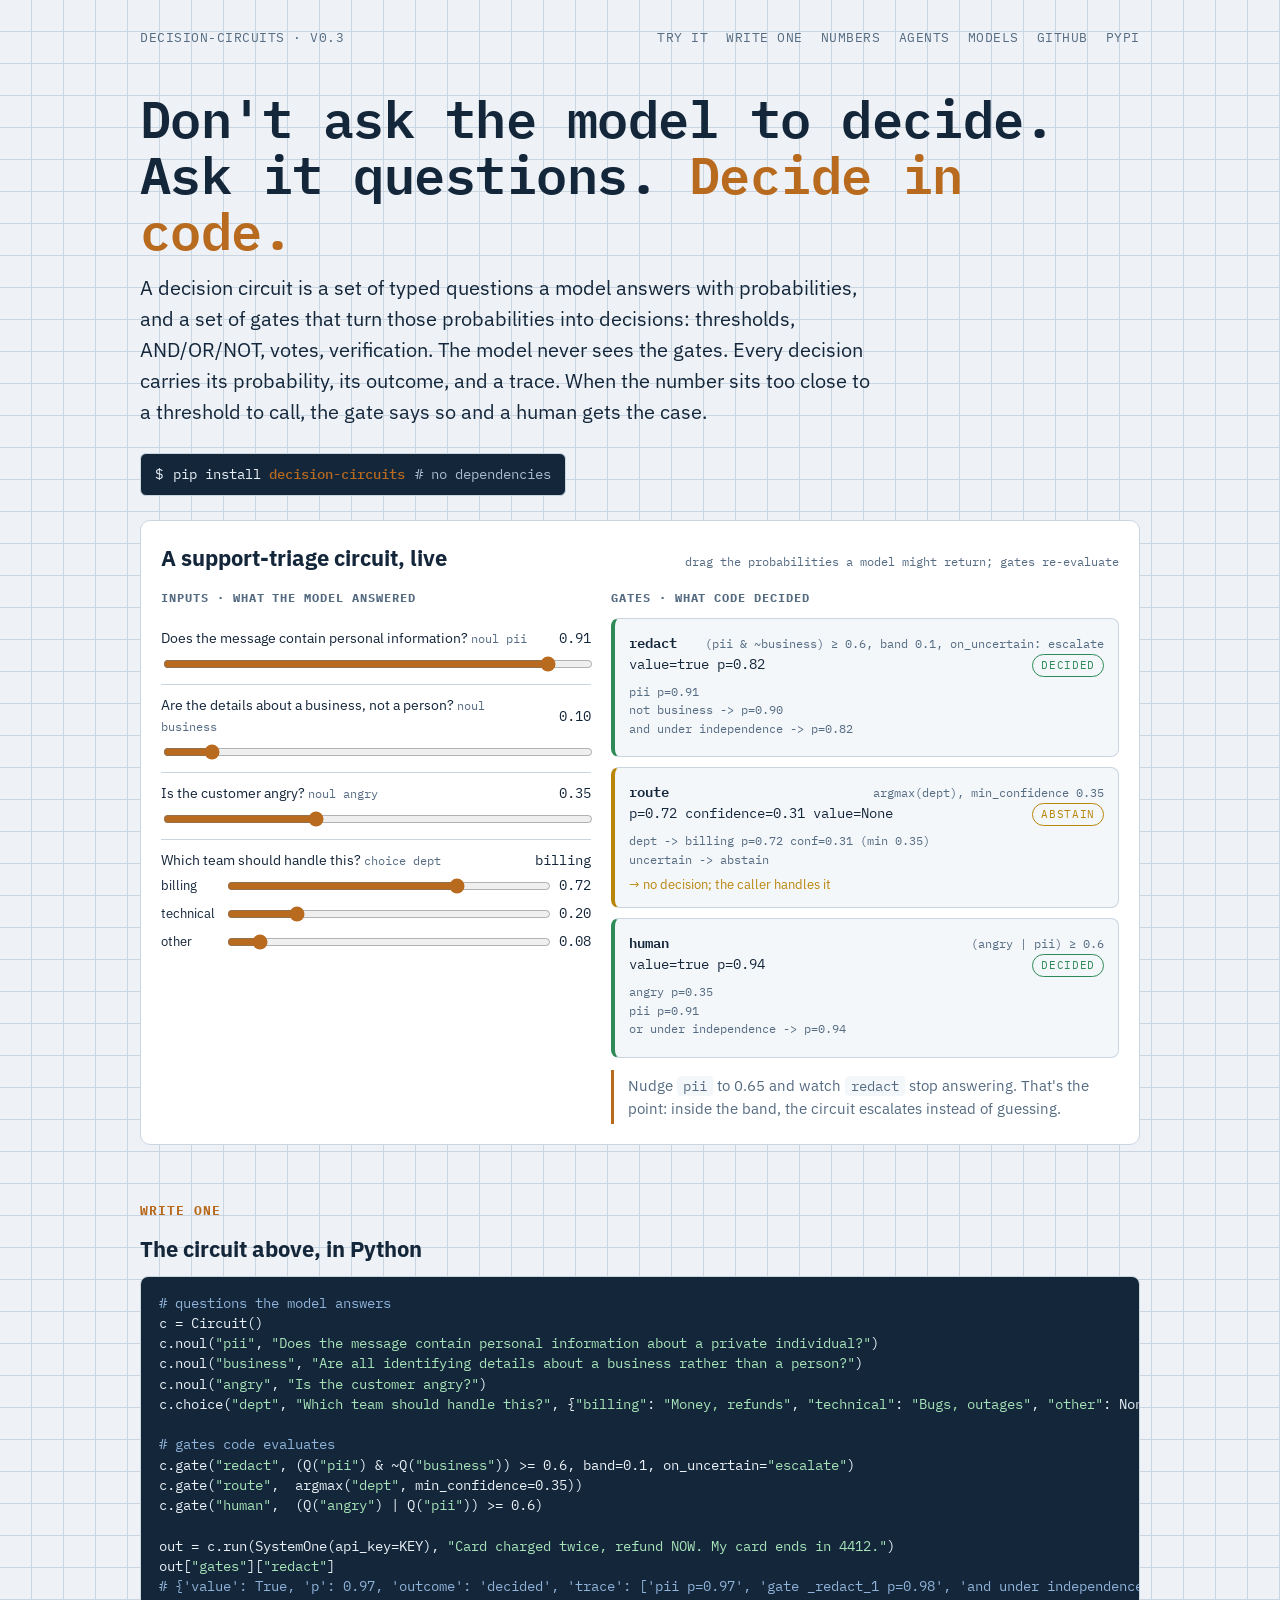
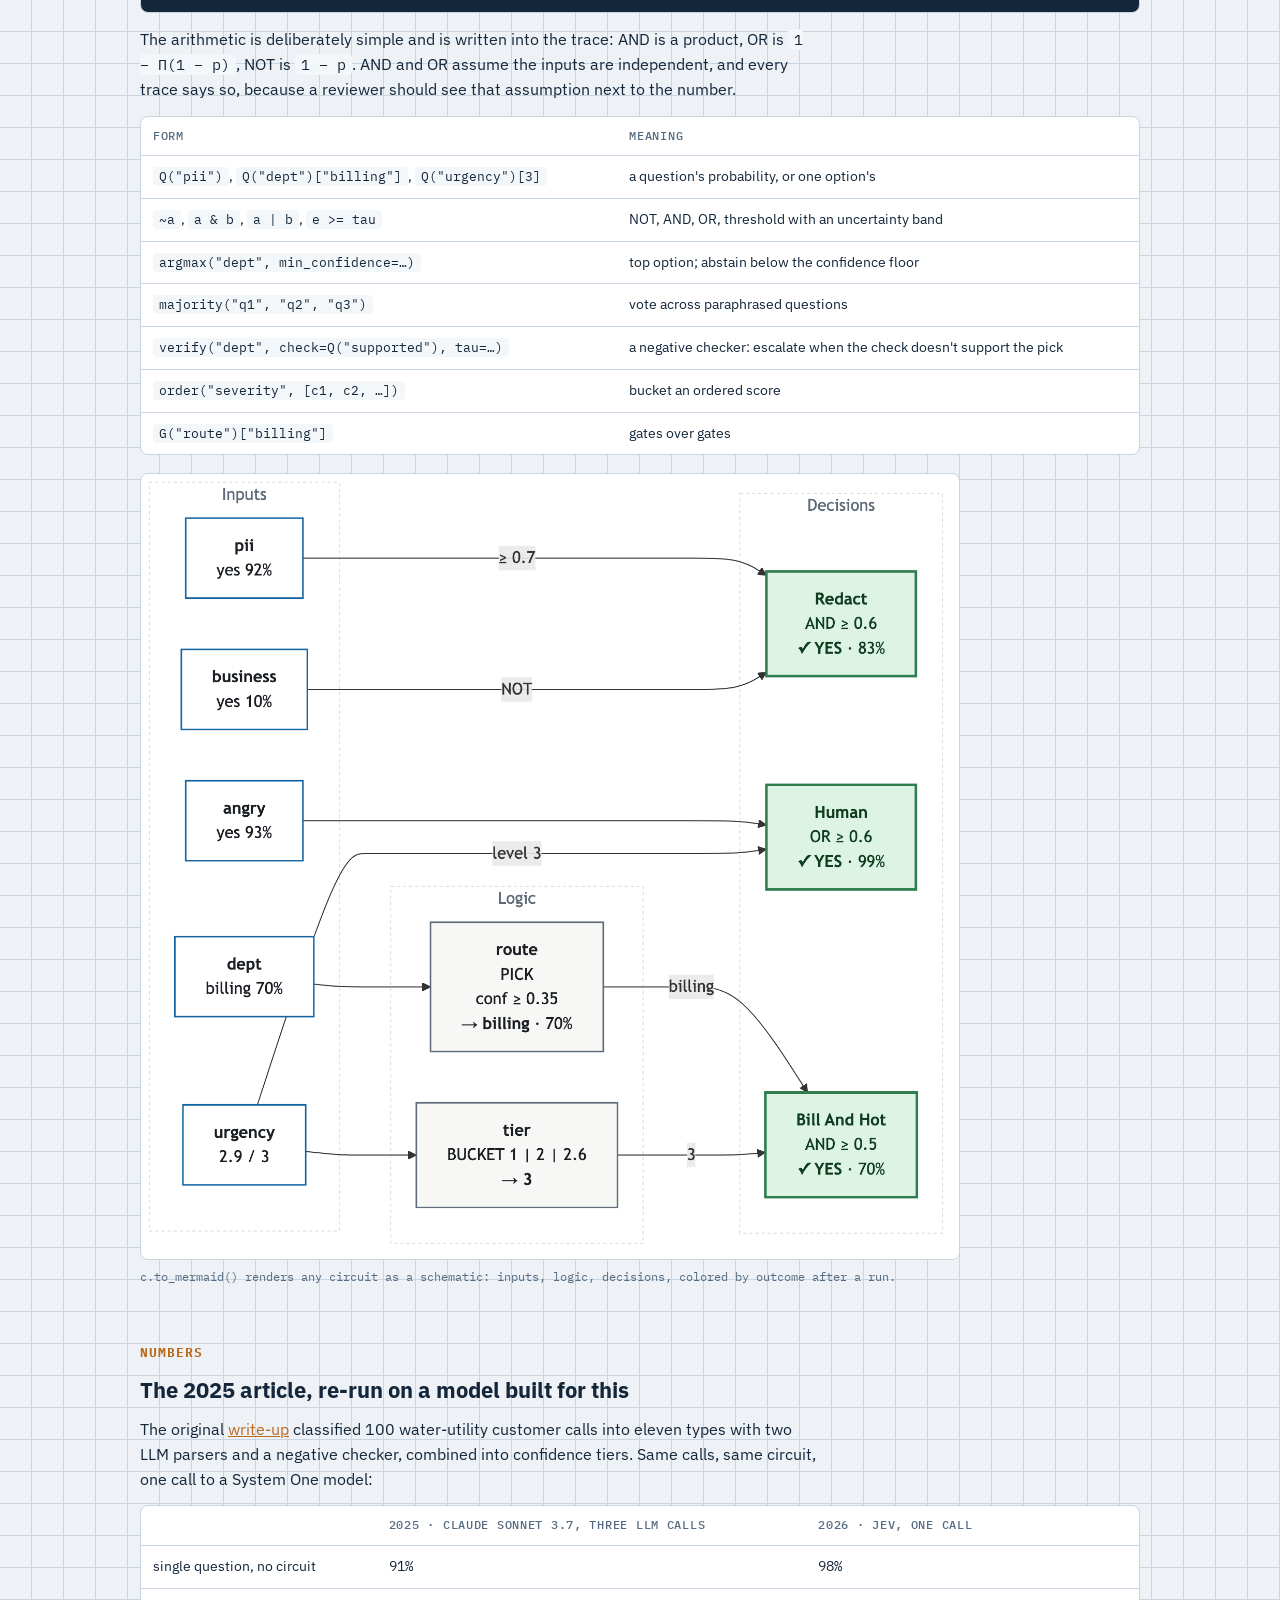
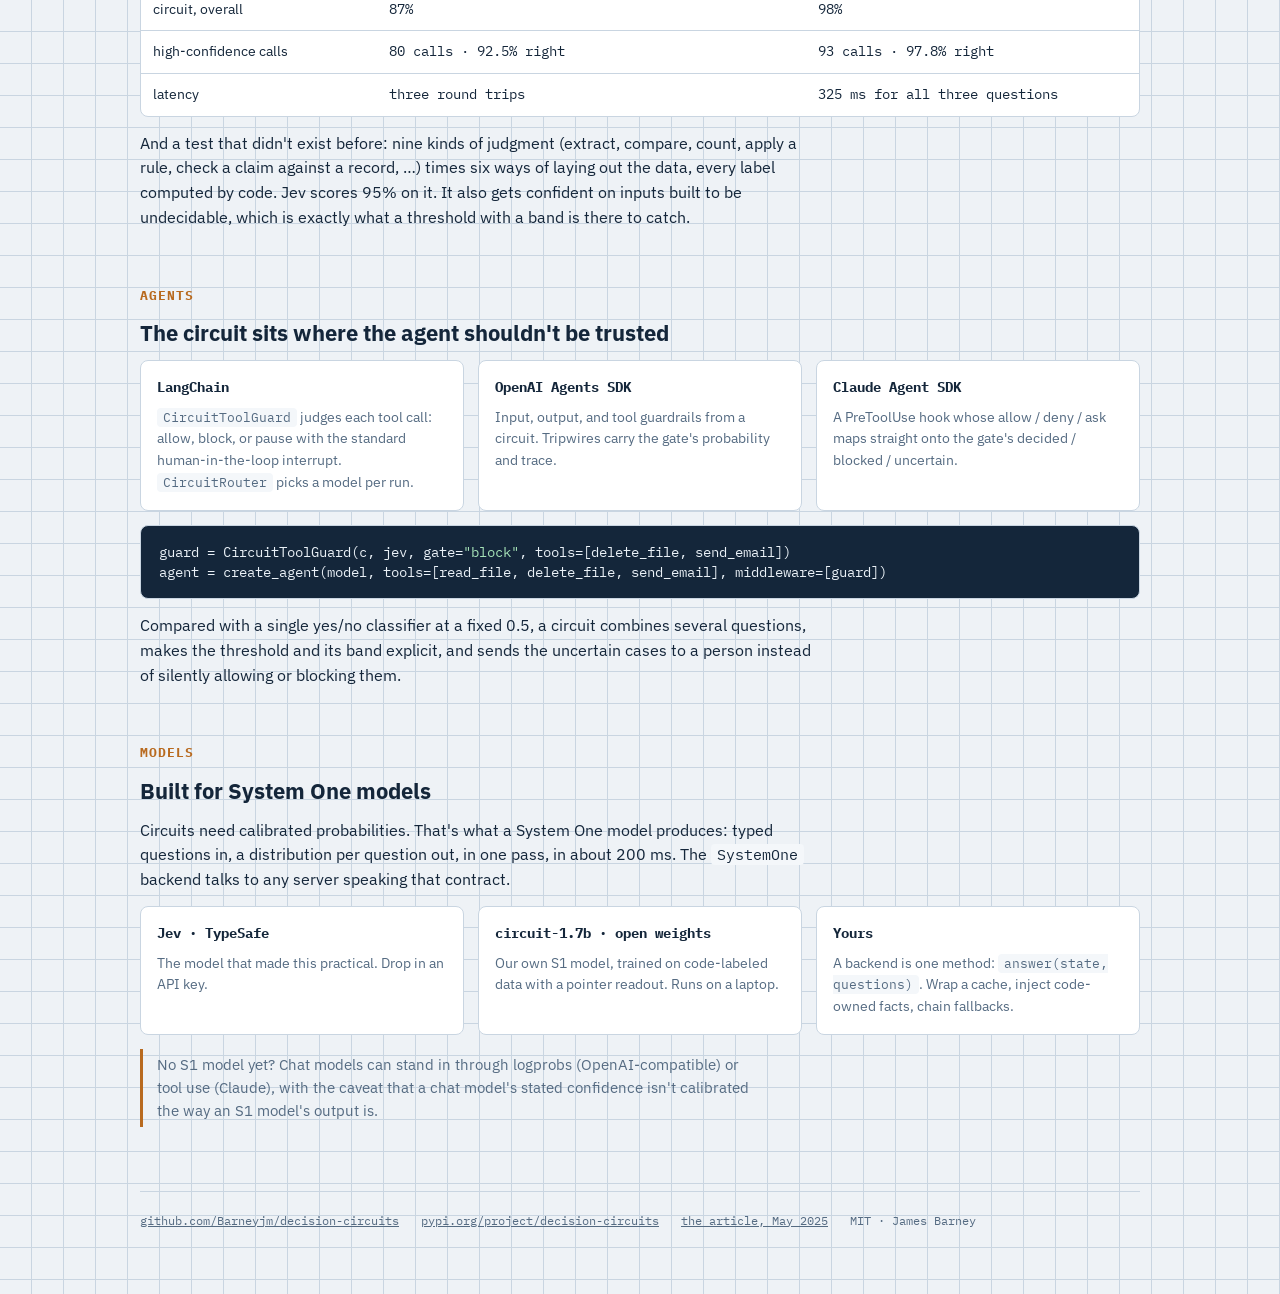
<file: site/index.html>
<!doctype html>
<html lang="en">
<head>
<meta charset="utf-8">
<meta name="viewport" content="width=device-width, initial-scale=1">
<meta name="description" content="Decision circuits: ask a model typed questions, get probabilities, decide in code. A Python library for calibrated, auditable decisions with System One models.">
<meta property="og:title" content="Decision Circuits">
<meta property="og:description" content="Don't ask the model to decide. Ask it questions. Decide in code.">
<meta property="og:url" content="https://decisioncircuits.com/">
<meta name="twitter:card" content="summary">
<link rel="icon" href="data:image/svg+xml,<svg xmlns=%22http://www.w3.org/2000/svg%22 viewBox=%220 0 100 100%22><text y=%22.9em%22 font-size=%2290%22>🔀</text></svg>">
<title>Decision Circuits</title>
<link rel="preconnect" href="https://fonts.googleapis.com">
<link rel="stylesheet" href="https://fonts.googleapis.com/css2?family=IBM+Plex+Mono:wght@400;500;600&family=IBM+Plex+Sans:wght@400;500;600&display=swap">
<style>
  :root {
    --ground: #12304F; --panel: #1A3D63; --panel-2: #214A75; --line: #3B658F;
    --ink: #EAF1F7; --muted: #A9BCD0; --accent: #E8A64F; --accent-ink: #12304F;
    --yes: #79D39A; --no: #9FB3C8; --hold: #F2C94C; --block: #EF8A79;
    --code-bg: #0D243D;
    --mono: "IBM Plex Mono", ui-monospace, SFMono-Regular, Menlo, monospace;
    --sans: "IBM Plex Sans", -apple-system, "Segoe UI", Helvetica, Arial, sans-serif;
  }
  :root:not([data-theme="dark"]) { color-scheme: light; }
  @media (prefers-color-scheme: light) {
    :root:not([data-theme="dark"]) {
      --ground: #EEF2F6; --panel: #FFFFFF; --panel-2: #F4F7FA; --line: #C9D5E1;
      --ink: #14263A; --muted: #556B82; --accent: #B86A1F; --accent-ink: #FFFFFF;
      --yes: #2E8B57; --no: #6B7F94; --hold: #B8860B; --block: #C0392B;
      --code-bg: #14263A;
    }
  }
  :root[data-theme="light"] {
    --ground: #EEF2F6; --panel: #FFFFFF; --panel-2: #F4F7FA; --line: #C9D5E1;
    --ink: #14263A; --muted: #556B82; --accent: #B86A1F; --accent-ink: #FFFFFF;
    --yes: #2E8B57; --no: #6B7F94; --hold: #B8860B; --block: #C0392B;
    --code-bg: #14263A;
  }
  :root[data-theme="dark"] {
    --ground: #12304F; --panel: #1A3D63; --panel-2: #214A75; --line: #3B658F;
    --ink: #EAF1F7; --muted: #A9BCD0; --accent: #E8A64F; --accent-ink: #12304F;
    --yes: #79D39A; --no: #9FB3C8; --hold: #F2C94C; --block: #EF8A79;
    --code-bg: #0D243D;
  }
  * { box-sizing: border-box; }
  body { margin: 0; background: var(--ground); color: var(--ink); font-family: var(--sans); font-size: 16px; line-height: 1.55;
    background-image: linear-gradient(var(--line) 1px, transparent 1px), linear-gradient(90deg, var(--line) 1px, transparent 1px);
    background-size: 32px 32px; background-position: -1px -1px; }
  @media (prefers-reduced-motion: reduce) { * { transition: none !important; } }
  .wrap { max-width: 1040px; margin: 0 auto; padding-inline: 20px; padding-block: 28px 64px; }
  header.top { display: flex; flex-wrap: wrap; align-items: baseline; justify-content: space-between; gap: 12px 24px; font-family: var(--mono); font-size: 13px; letter-spacing: .04em; text-transform: uppercase; color: var(--muted); }
  header.top nav { display: flex; flex-wrap: wrap; gap: 18px; }
  header.top a { color: var(--muted); text-decoration: none; border-bottom: 1px solid transparent; }
  header.top a:hover, header.top a:focus-visible { color: var(--ink); border-bottom-color: var(--accent); outline: none; }
  h1 { font-family: var(--mono); font-weight: 600; font-size: clamp(30px, 5vw, 52px); line-height: 1.08; margin: 40px 0 14px; text-wrap: balance; letter-spacing: -.01em; }
  h1 em { font-style: normal; color: var(--accent); }
  .lede { font-size: clamp(17px, 2.1vw, 20px); max-width: 62ch; color: var(--ink); margin: 0 0 26px; }
  .lede code, p code, li code, td code { font-family: var(--mono); font-size: .92em; background: var(--panel-2); padding: 1px 6px; border-radius: 4px; }
  .install { display: inline-flex; flex-wrap: wrap; align-items: center; gap: 10px; font-family: var(--mono); font-size: 14px; background: var(--code-bg); color: #EAF1F7; padding: 10px 14px; border-radius: 6px; border: 1px solid var(--line); }
  .install b { color: var(--accent); font-weight: 500; }
  h2 { font-family: var(--mono); font-size: 13px; letter-spacing: .08em; text-transform: uppercase; color: var(--accent); margin: 56px 0 10px; }
  h3 { font-size: 22px; margin: 0 0 10px; text-wrap: balance; }
  p { max-width: 68ch; }
  section p { margin: 0 0 14px; }
  /* live circuit */
  .board { background: var(--panel); border: 1px solid var(--line); border-radius: 10px; padding: 20px; margin-top: 24px; }
  .board-head { display: flex; flex-wrap: wrap; justify-content: space-between; align-items: baseline; gap: 8px 16px; margin-bottom: 14px; }
  .board-head h3 { margin: 0; }
  .board-head span { font-family: var(--mono); font-size: 12px; color: var(--muted); }
  .cols { display: grid; grid-template-columns: 1.1fr 1.3fr; gap: 20px; }
  @media (max-width: 760px) { .cols { grid-template-columns: 1fr; } }
  .col h4 { font-family: var(--mono); font-size: 12px; letter-spacing: .08em; text-transform: uppercase; color: var(--muted); margin: 0 0 10px; }
  .q { display: grid; grid-template-columns: 1fr auto; gap: 4px 12px; align-items: center; padding: 10px 0; border-top: 1px solid var(--line); }
  .q:first-of-type { border-top: 0; }
  .q label { font-size: 14px; }
  .q .id { font-family: var(--mono); font-size: 12px; color: var(--muted); }
  .q output { font-family: var(--mono); font-variant-numeric: tabular-nums; font-size: 14px; min-width: 4ch; text-align: right; }
  .q input[type=range] { grid-column: 1 / -1; width: 100%; accent-color: var(--accent); }
  .opts { grid-column: 1 / -1; display: grid; grid-template-columns: auto 1fr auto; gap: 6px 10px; align-items: center; font-size: 13px; }
  .opts input[type=range] { grid-column: auto; }
  .gate { background: var(--panel-2); border: 1px solid var(--line); border-left: 4px solid var(--no); border-radius: 8px; padding: 12px 14px; margin-bottom: 10px; }
  .gate.yes { border-left-color: var(--yes); } .gate.block { border-left-color: var(--block); } .gate.hold { border-left-color: var(--hold); }
  .gate .row { display: flex; flex-wrap: wrap; justify-content: space-between; align-items: baseline; gap: 6px 14px; }
  .gate .name { font-family: var(--mono); font-weight: 600; font-size: 14px; }
  .gate .expr { font-family: var(--mono); font-size: 12px; color: var(--muted); }
  .gate .val { font-family: var(--mono); font-size: 14px; font-variant-numeric: tabular-nums; }
  .badge { font-family: var(--mono); font-size: 11px; letter-spacing: .06em; text-transform: uppercase; padding: 2px 8px; border-radius: 999px; border: 1px solid currentColor; }
  .badge.yes { color: var(--yes); } .badge.no { color: var(--no); } .badge.hold { color: var(--hold); } .badge.block { color: var(--block); }
  .trace { font-family: var(--mono); font-size: 12px; color: var(--muted); margin: 6px 0 0; white-space: pre-wrap; }
  .human { margin-top: 6px; font-size: 13px; color: var(--hold); }
  /* code */
  pre { background: var(--code-bg); color: #EAF1F7; font-family: var(--mono); font-size: 13.5px; line-height: 1.5; padding: 16px 18px; border-radius: 8px; border: 1px solid var(--line); overflow-x: auto; margin: 0 0 14px; }
  pre .c { color: #8FB3D9; } pre .k { color: #E8A64F; } pre .s { color: #A6E3B8; }
  /* tables */
  .tbl { overflow-x: auto; border: 1px solid var(--line); border-radius: 8px; background: var(--panel); }
  table { border-collapse: collapse; width: 100%; font-size: 14px; }
  th, td { text-align: left; padding: 10px 12px; border-bottom: 1px solid var(--line); vertical-align: top; }
  th { font-family: var(--mono); font-size: 12px; letter-spacing: .06em; text-transform: uppercase; color: var(--muted); font-weight: 500; }
  td.n { font-family: var(--mono); font-variant-numeric: tabular-nums; white-space: nowrap; }
  tr:last-child td { border-bottom: 0; }
  .grid3 { display: grid; grid-template-columns: repeat(3, 1fr); gap: 14px; }
  @media (max-width: 760px) { .grid3 { grid-template-columns: 1fr; } }
  .card { background: var(--panel); border: 1px solid var(--line); border-radius: 8px; padding: 16px; }
  .card h4 { margin: 0 0 8px; font-family: var(--mono); font-size: 14px; }
  .card p { font-size: 14px; color: var(--muted); margin: 0; }
  figure { margin: 18px 0 0; }
  figure img { display: block; width: 100%; max-width: 820px; height: auto; border-radius: 8px; border: 1px solid var(--line); background: #fff; }
  figcaption { font-family: var(--mono); font-size: 12px; color: var(--muted); margin-top: 8px; }
  .note { border-left: 3px solid var(--accent); padding: 4px 0 4px 14px; color: var(--muted); font-size: 15px; }
  footer { margin-top: 64px; padding-top: 20px; border-top: 1px solid var(--line); font-family: var(--mono); font-size: 12px; color: var(--muted); display: flex; flex-wrap: wrap; gap: 8px 22px; }
  footer a { color: var(--muted); }
  a { color: var(--accent); }
</style>
</head>
<body>
<div class="wrap">
  <header class="top">
    <div>decision-circuits · v0.3</div>
    <nav>
      <a href="#try">Try it</a><a href="#write">Write one</a><a href="#numbers">Numbers</a><a href="#agents">Agents</a><a href="#models">Models</a>
      <a href="https://github.com/Barneyjm/decision-circuits">GitHub</a><a href="https://pypi.org/project/decision-circuits/">PyPI</a>
    </nav>
  </header>

  <h1>Don't ask the model to decide.<br>Ask it questions. <em>Decide in code.</em></h1>
  <p class="lede">A decision circuit is a set of typed questions a model answers with probabilities, and a set of gates that turn those probabilities into decisions: thresholds, AND/OR/NOT, votes, verification. The model never sees the gates. Every decision carries its probability, its outcome, and a trace. When the number sits too close to a threshold to call, the gate says so and a human gets the case.</p>
  <div class="install"><span>$</span><span>pip install <b>decision-circuits</b></span><span style="color:#A9BCD0"># no dependencies</span></div>

  <section id="try">
    <div class="board">
      <div class="board-head"><h3>A support-triage circuit, live</h3><span>drag the probabilities a model might return; gates re-evaluate</span></div>
      <div class="cols">
        <div class="col">
          <h4>Inputs · what the model answered</h4>
          <div class="q"><label for="pii">Does the message contain personal information? <span class="id">noul pii</span></label><output id="pii-o">0.91</output><input type="range" id="pii" min="0" max="1" step="0.01" value="0.91"></div>
          <div class="q"><label for="business">Are the details about a business, not a person? <span class="id">noul business</span></label><output id="business-o">0.10</output><input type="range" id="business" min="0" max="1" step="0.01" value="0.10"></div>
          <div class="q"><label for="angry">Is the customer angry? <span class="id">noul angry</span></label><output id="angry-o">0.35</output><input type="range" id="angry" min="0" max="1" step="0.01" value="0.35"></div>
          <div class="q"><label>Which team should handle this? <span class="id">choice dept</span></label><output id="dept-o">billing</output>
            <div class="opts">
              <span>billing</span><input type="range" id="d0" min="0" max="1" step="0.01" value="0.72"><output id="d0-o">0.72</output>
              <span>technical</span><input type="range" id="d1" min="0" max="1" step="0.01" value="0.20"><output id="d1-o">0.20</output>
              <span>other</span><input type="range" id="d2" min="0" max="1" step="0.01" value="0.08"><output id="d2-o">0.08</output>
            </div>
          </div>
        </div>
        <div class="col">
          <h4>Gates · what code decided</h4>
          <div class="gate" id="g-redact"><div class="row"><span class="name">redact</span><span class="expr">(pii &amp; ~business) ≥ 0.6, band 0.1, on_uncertain: escalate</span></div><div class="row"><span class="val" id="redact-val"></span><span class="badge" id="redact-badge"></span></div><div class="trace" id="redact-trace"></div><div class="human" id="redact-human"></div></div>
          <div class="gate" id="g-route"><div class="row"><span class="name">route</span><span class="expr">argmax(dept), min_confidence 0.35</span></div><div class="row"><span class="val" id="route-val"></span><span class="badge" id="route-badge"></span></div><div class="trace" id="route-trace"></div><div class="human" id="route-human"></div></div>
          <div class="gate" id="g-human"><div class="row"><span class="name">human</span><span class="expr">(angry | pii) ≥ 0.6</span></div><div class="row"><span class="val" id="human-val"></span><span class="badge" id="human-badge"></span></div><div class="trace" id="human-trace"></div><div class="human" id="human-human"></div></div>
          <p class="note" style="margin:12px 0 0">Nudge <code>pii</code> to 0.65 and watch <code>redact</code> stop answering. That's the point: inside the band, the circuit escalates instead of guessing.</p>
        </div>
      </div>
    </div>
  </section>

  <section id="write">
    <h2>Write one</h2>
    <h3>The circuit above, in Python</h3>
<pre><span class="c"># questions the model answers</span>
c = Circuit()
c.noul(<span class="s">"pii"</span>, <span class="s">"Does the message contain personal information about a private individual?"</span>)
c.noul(<span class="s">"business"</span>, <span class="s">"Are all identifying details about a business rather than a person?"</span>)
c.noul(<span class="s">"angry"</span>, <span class="s">"Is the customer angry?"</span>)
c.choice(<span class="s">"dept"</span>, <span class="s">"Which team should handle this?"</span>, {<span class="s">"billing"</span>: <span class="s">"Money, refunds"</span>, <span class="s">"technical"</span>: <span class="s">"Bugs, outages"</span>, <span class="s">"other"</span>: None})

<span class="c"># gates code evaluates</span>
c.gate(<span class="s">"redact"</span>, (Q(<span class="s">"pii"</span>) &amp; ~Q(<span class="s">"business"</span>)) &gt;= 0.6, band=0.1, on_uncertain=<span class="s">"escalate"</span>)
c.gate(<span class="s">"route"</span>,  argmax(<span class="s">"dept"</span>, min_confidence=0.35))
c.gate(<span class="s">"human"</span>,  (Q(<span class="s">"angry"</span>) | Q(<span class="s">"pii"</span>)) &gt;= 0.6)

out = c.run(SystemOne(api_key=KEY), <span class="s">"Card charged twice, refund NOW. My card ends in 4412."</span>)
out[<span class="s">"gates"</span>][<span class="s">"redact"</span>]
<span class="c"># {'value': True, 'p': 0.97, 'outcome': 'decided', 'trace': ['pii p=0.97', 'gate _redact_1 p=0.98', 'and under independence -> p=0.95']}</span></pre>
    <p>The arithmetic is deliberately simple and is written into the trace: AND is a product, OR is <code>1 − ∏(1 − p)</code>, NOT is <code>1 − p</code>. AND and OR assume the inputs are independent, and every trace says so, because a reviewer should see that assumption next to the number.</p>
    <div class="tbl"><table>
      <tr><th>form</th><th>meaning</th></tr>
      <tr><td><code>Q("pii")</code>, <code>Q("dept")["billing"]</code>, <code>Q("urgency")[3]</code></td><td>a question's probability, or one option's</td></tr>
      <tr><td><code>~a</code>, <code>a &amp; b</code>, <code>a | b</code>, <code>e &gt;= tau</code></td><td>NOT, AND, OR, threshold with an uncertainty band</td></tr>
      <tr><td><code>argmax("dept", min_confidence=…)</code></td><td>top option; abstain below the confidence floor</td></tr>
      <tr><td><code>majority("q1", "q2", "q3")</code></td><td>vote across paraphrased questions</td></tr>
      <tr><td><code>verify("dept", check=Q("supported"), tau=…)</code></td><td>a negative checker: escalate when the check doesn't support the pick</td></tr>
      <tr><td><code>order("severity", [c1, c2, …])</code></td><td>bucket an ordered score</td></tr>
      <tr><td><code>G("route")["billing"]</code></td><td>gates over gates</td></tr>
    </table></div>
    <figure><img src="[data-uri]" alt="Circuit schematic: inputs on the left, logic gates in the middle, decisions on the right, colored by outcome."><figcaption>c.to_mermaid() renders any circuit as a schematic: inputs, logic, decisions, colored by outcome after a run.</figcaption></figure>
  </section>

  <section id="numbers">
    <h2>Numbers</h2>
    <h3>The 2025 article, re-run on a model built for this</h3>
    <p>The original <a href="https://towardsdatascience.com/attaining-llm-certainty-with-ai-decision-circuits/">write-up</a> classified 100 water-utility customer calls into eleven types with two LLM parsers and a negative checker, combined into confidence tiers. Same calls, same circuit, one call to a System One model:</p>
    <div class="tbl"><table>
      <tr><th></th><th>2025 · Claude Sonnet 3.7, three LLM calls</th><th>2026 · Jev, one call</th></tr>
      <tr><td>single question, no circuit</td><td class="n">91%</td><td class="n">98%</td></tr>
      <tr><td>circuit, overall</td><td class="n">87%</td><td class="n">98%</td></tr>
      <tr><td>high-confidence calls</td><td class="n">80 calls · 92.5% right</td><td class="n">93 calls · 97.8% right</td></tr>
      <tr><td>latency</td><td class="n">three round trips</td><td class="n">325 ms for all three questions</td></tr>
    </table></div>
    <p style="margin-top:14px">And a test that didn't exist before: nine kinds of judgment (extract, compare, count, apply a rule, check a claim against a record, …) times six ways of laying out the data, every label computed by code. Jev scores 95% on it. It also gets confident on inputs built to be undecidable, which is exactly what a threshold with a band is there to catch.</p>
  </section>

  <section id="agents">
    <h2>Agents</h2>
    <h3>The circuit sits where the agent shouldn't be trusted</h3>
    <div class="grid3">
      <div class="card"><h4>LangChain</h4><p><code>CircuitToolGuard</code> judges each tool call: allow, block, or pause with the standard human-in-the-loop interrupt. <code>CircuitRouter</code> picks a model per run.</p></div>
      <div class="card"><h4>OpenAI Agents SDK</h4><p>Input, output, and tool guardrails from a circuit. Tripwires carry the gate's probability and trace.</p></div>
      <div class="card"><h4>Claude Agent SDK</h4><p>A PreToolUse hook whose allow / deny / ask maps straight onto the gate's decided / blocked / uncertain.</p></div>
    </div>
<pre style="margin-top:14px">guard = CircuitToolGuard(c, jev, gate=<span class="s">"block"</span>, tools=[delete_file, send_email])
agent = create_agent(model, tools=[read_file, delete_file, send_email], middleware=[guard])</pre>
    <p>Compared with a single yes/no classifier at a fixed 0.5, a circuit combines several questions, makes the threshold and its band explicit, and sends the uncertain cases to a person instead of silently allowing or blocking them.</p>
  </section>

  <section id="models">
    <h2>Models</h2>
    <h3>Built for System One models</h3>
    <p>Circuits need calibrated probabilities. That's what a System One model produces: typed questions in, a distribution per question out, in one pass, in about 200 ms. The <code>SystemOne</code> backend talks to any server speaking that contract.</p>
    <div class="grid3">
      <div class="card"><h4>Jev · TypeSafe</h4><p>The model that made this practical. Drop in an API key.</p></div>
      <div class="card"><h4>circuit-1.7b · open weights</h4><p>Our own S1 model, trained on code-labeled data with a pointer readout. Runs on a laptop.</p></div>
      <div class="card"><h4>Yours</h4><p>A backend is one method: <code>answer(state, questions)</code>. Wrap a cache, inject code-owned facts, chain fallbacks.</p></div>
    </div>
    <p class="note" style="margin-top:14px">No S1 model yet? Chat models can stand in through logprobs (OpenAI-compatible) or tool use (Claude), with the caveat that a chat model's stated confidence isn't calibrated the way an S1 model's output is.</p>
  </section>

  <footer>
    <a href="https://github.com/Barneyjm/decision-circuits">github.com/Barneyjm/decision-circuits</a>
    <a href="https://pypi.org/project/decision-circuits/">pypi.org/project/decision-circuits</a>
    <a href="https://towardsdatascience.com/attaining-llm-certainty-with-ai-decision-circuits/">the article, May 2025</a>
    <span>MIT · James Barney</span>
  </footer>
</div>

<script>
(function () {
  const $ = id => document.getElementById(id);
  const f2 = x => x.toFixed(2);
  function settle(name, value, p, uncertain, trace, policy, conf) {
    const el = $('g-' + name), badge = $(name + '-badge'), val = $(name + '-val'), tr = $(name + '-trace'), hu = $(name + '-human');
    el.classList.remove('yes', 'no', 'hold', 'block'); badge.classList.remove('yes', 'no', 'hold', 'block');
    hu.textContent = '';
    if (uncertain) {
      el.classList.add('hold'); badge.classList.add('hold'); badge.textContent = policy;
      val.textContent = (p != null ? 'p=' + f2(p) : '') + (conf != null ? '  confidence=' + f2(conf) : '') + '  value=None';
      hu.textContent = policy === 'escalate' ? '→ a human decides this one' : '→ no decision; the caller handles it';
      tr.textContent = trace.concat(['uncertain -> ' + policy]).join('\n');
      return;
    }
    const cls = value === true ? 'yes' : value === false ? 'no' : 'yes';
    el.classList.add(cls); badge.classList.add(cls); badge.textContent = 'decided';
    val.textContent = 'value=' + String(value) + (p != null ? '  p=' + f2(p) : '') + (conf != null ? '  confidence=' + f2(conf) : '');
    tr.textContent = trace.join('\n');
  }
  function update() {
    const pii = +$('pii').value, business = +$('business').value, angry = +$('angry').value;
    let d = [+$('d0').value, +$('d1').value, +$('d2').value]; const z = d.reduce((a, b) => a + b, 0) || 1; d = d.map(x => x / z);
    $('pii-o').textContent = f2(pii); $('business-o').textContent = f2(business); $('angry-o').textContent = f2(angry);
    ['d0', 'd1', 'd2'].forEach((k, i) => $(k + '-o').textContent = f2(d[i]));
    const names = ['billing', 'technical', 'other']; const top = d.indexOf(Math.max(...d)); $('dept-o').textContent = names[top];
    // redact: (pii & ~business) >= 0.6, band 0.1
    const notB = 1 - business, pr = pii * notB, tau = 0.6, band = 0.1;
    settle('redact', pr >= tau, pr, Math.abs(pr - tau) < band, ['pii p=' + f2(pii), 'not business -> p=' + f2(notB), 'and under independence -> p=' + f2(pr)], 'escalate', null);
    // route: argmax with confidence floor; confidence = 1 - H/logN
    const H = -d.reduce((s, p) => s + (p > 0 ? p * Math.log(p) : 0), 0); const conf = Math.max(0, 1 - H / Math.log(3));
    settle('route', names[top], d[top], conf < 0.35, ['dept -> ' + names[top] + ' p=' + f2(d[top]) + ' conf=' + f2(conf) + ' (min 0.35)'], 'abstain', conf);
    // human: (angry | pii) >= 0.6
    const po = 1 - (1 - angry) * (1 - pii);
    settle('human', po >= 0.6, po, Math.abs(po - 0.6) < 0.1, ['angry p=' + f2(angry), 'pii p=' + f2(pii), 'or under independence -> p=' + f2(po)], 'abstain', null);
  }
  ['pii', 'business', 'angry', 'd0', 'd1', 'd2'].forEach(id => $(id).addEventListener('input', update));
  update();
})();
</script>
</body>
</html>
</file>
